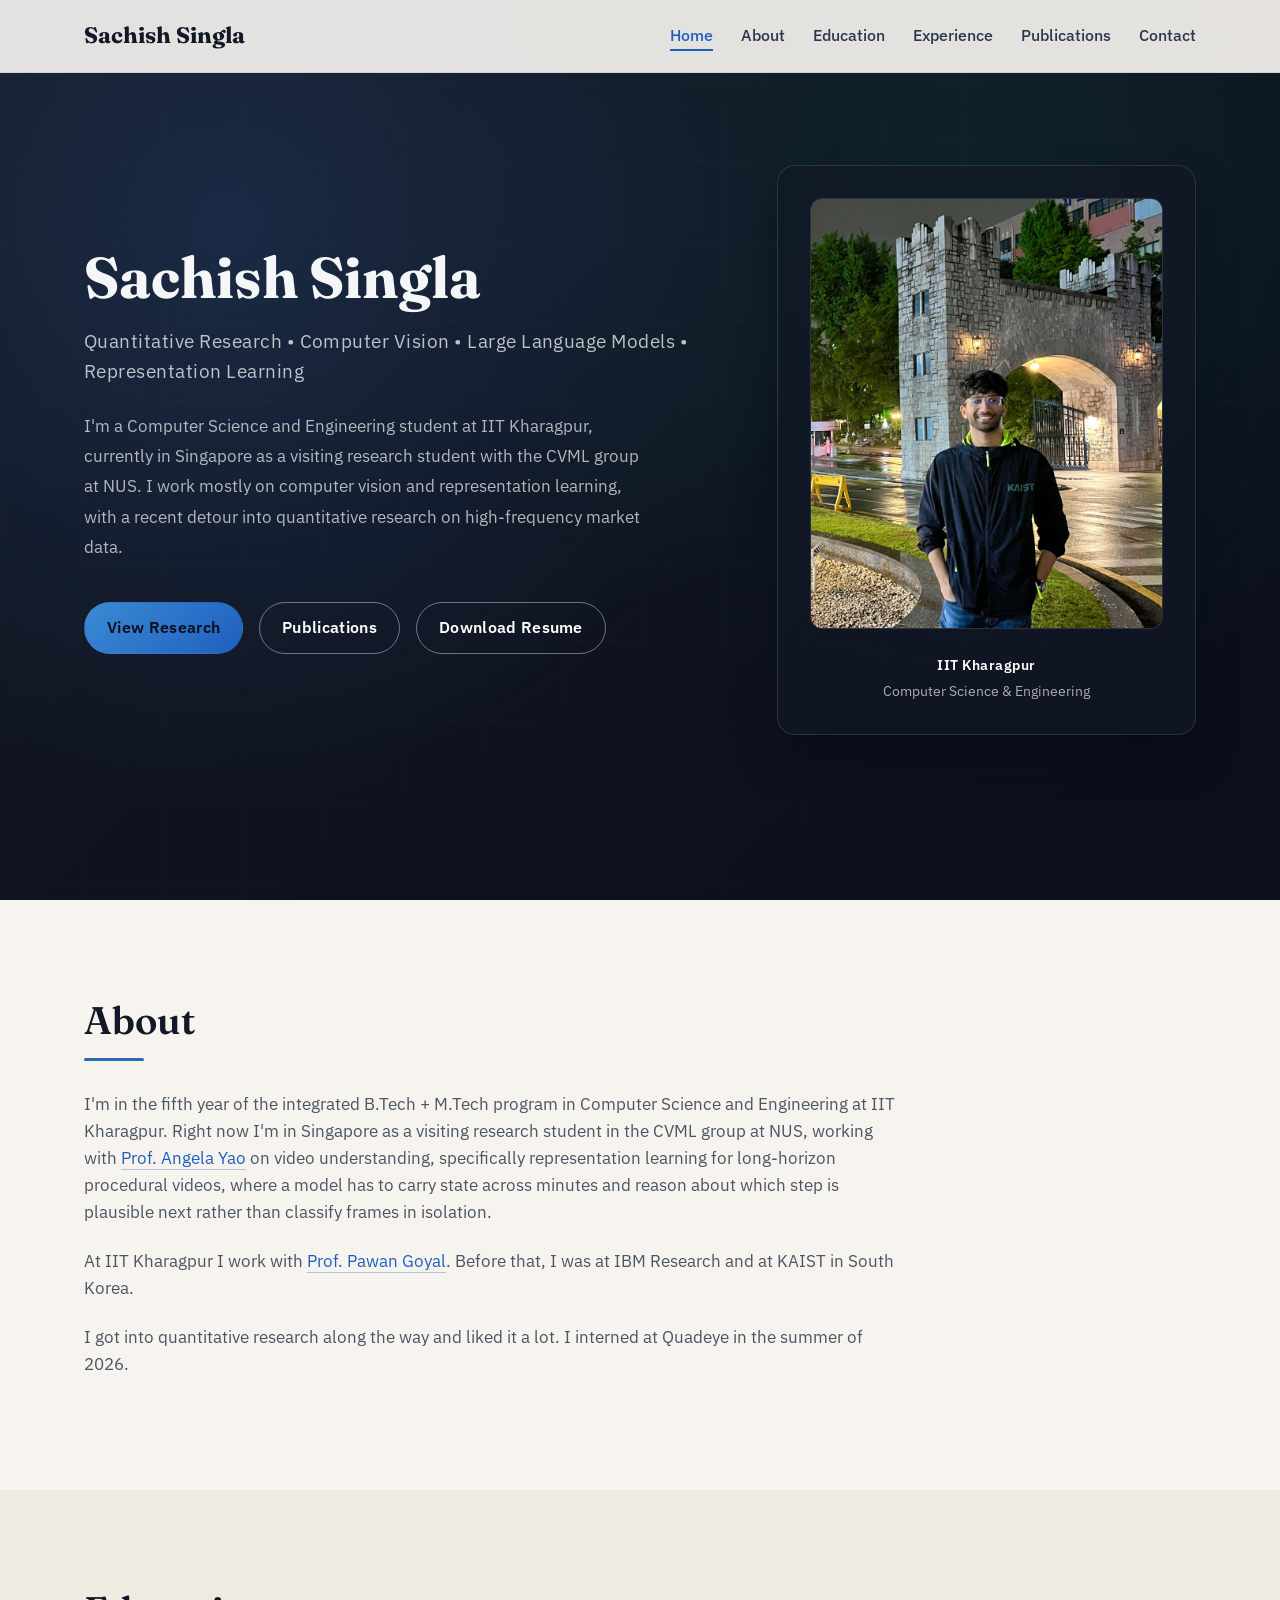
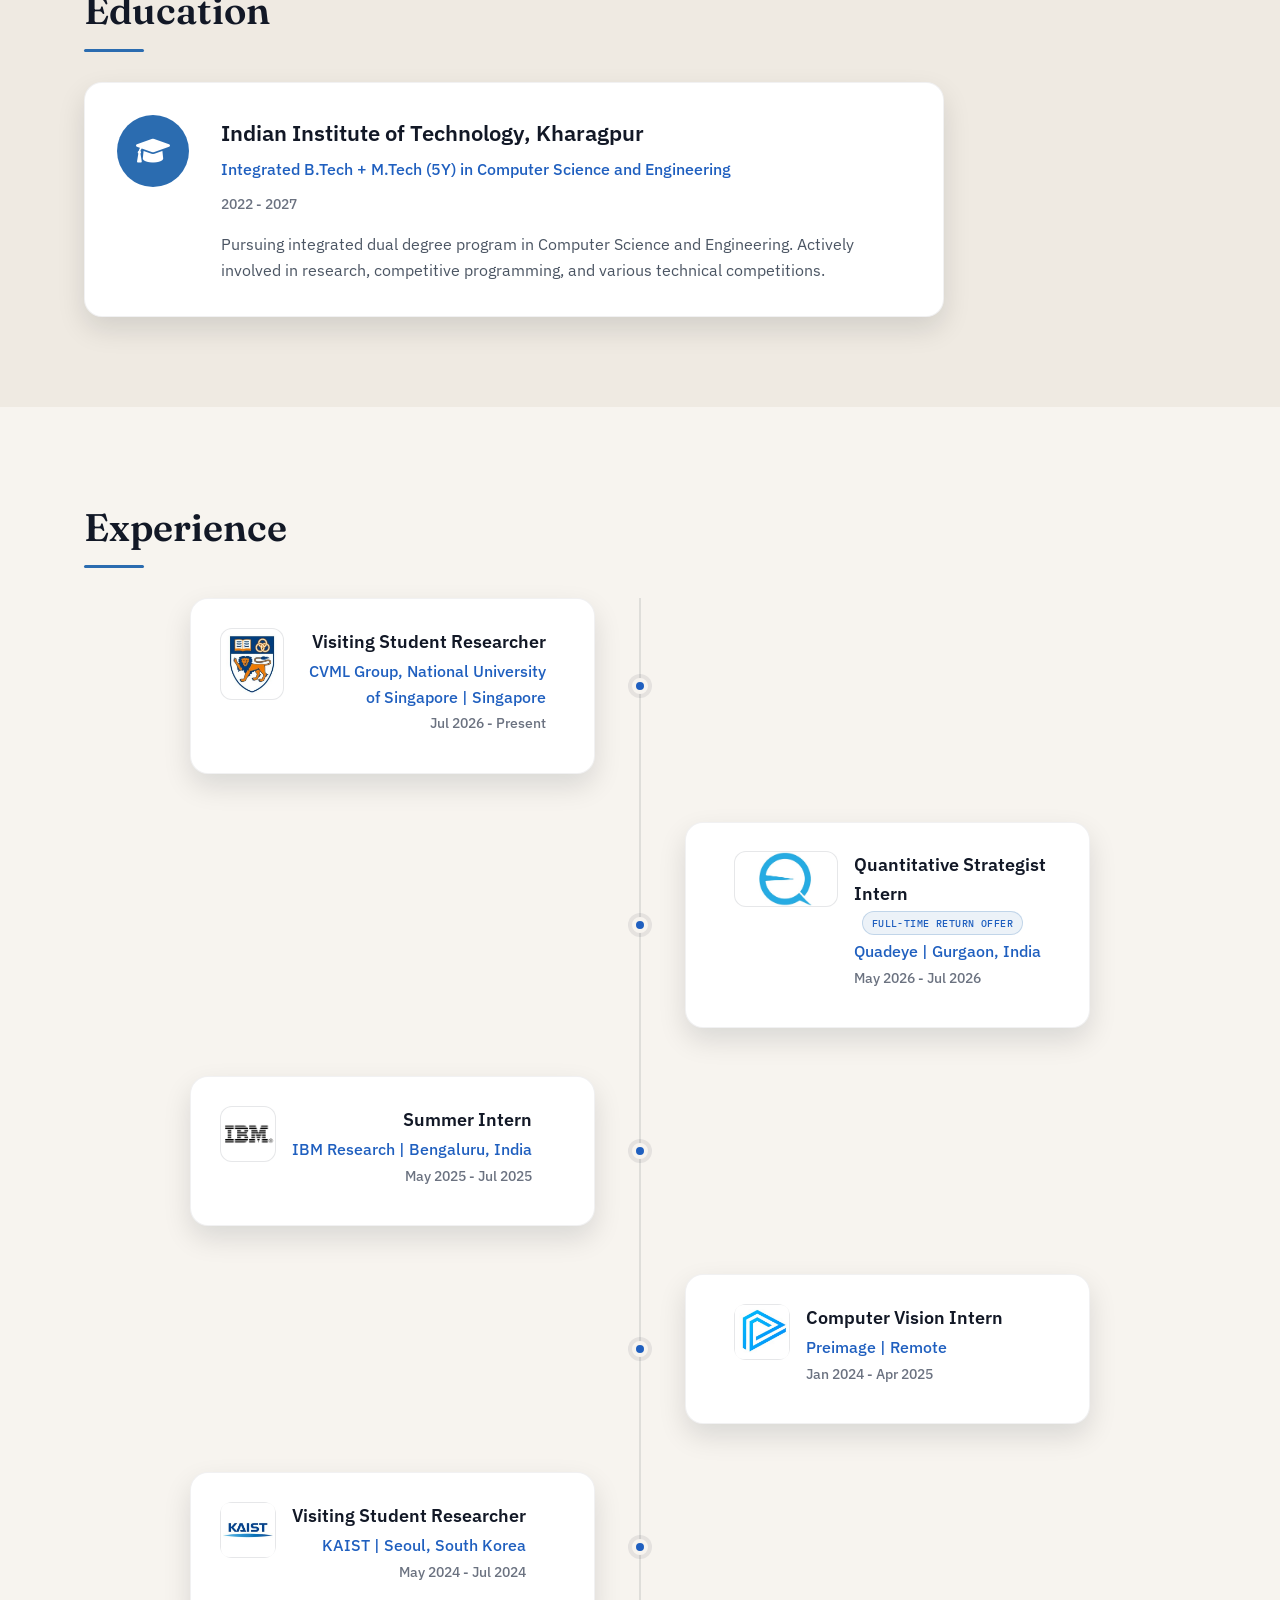
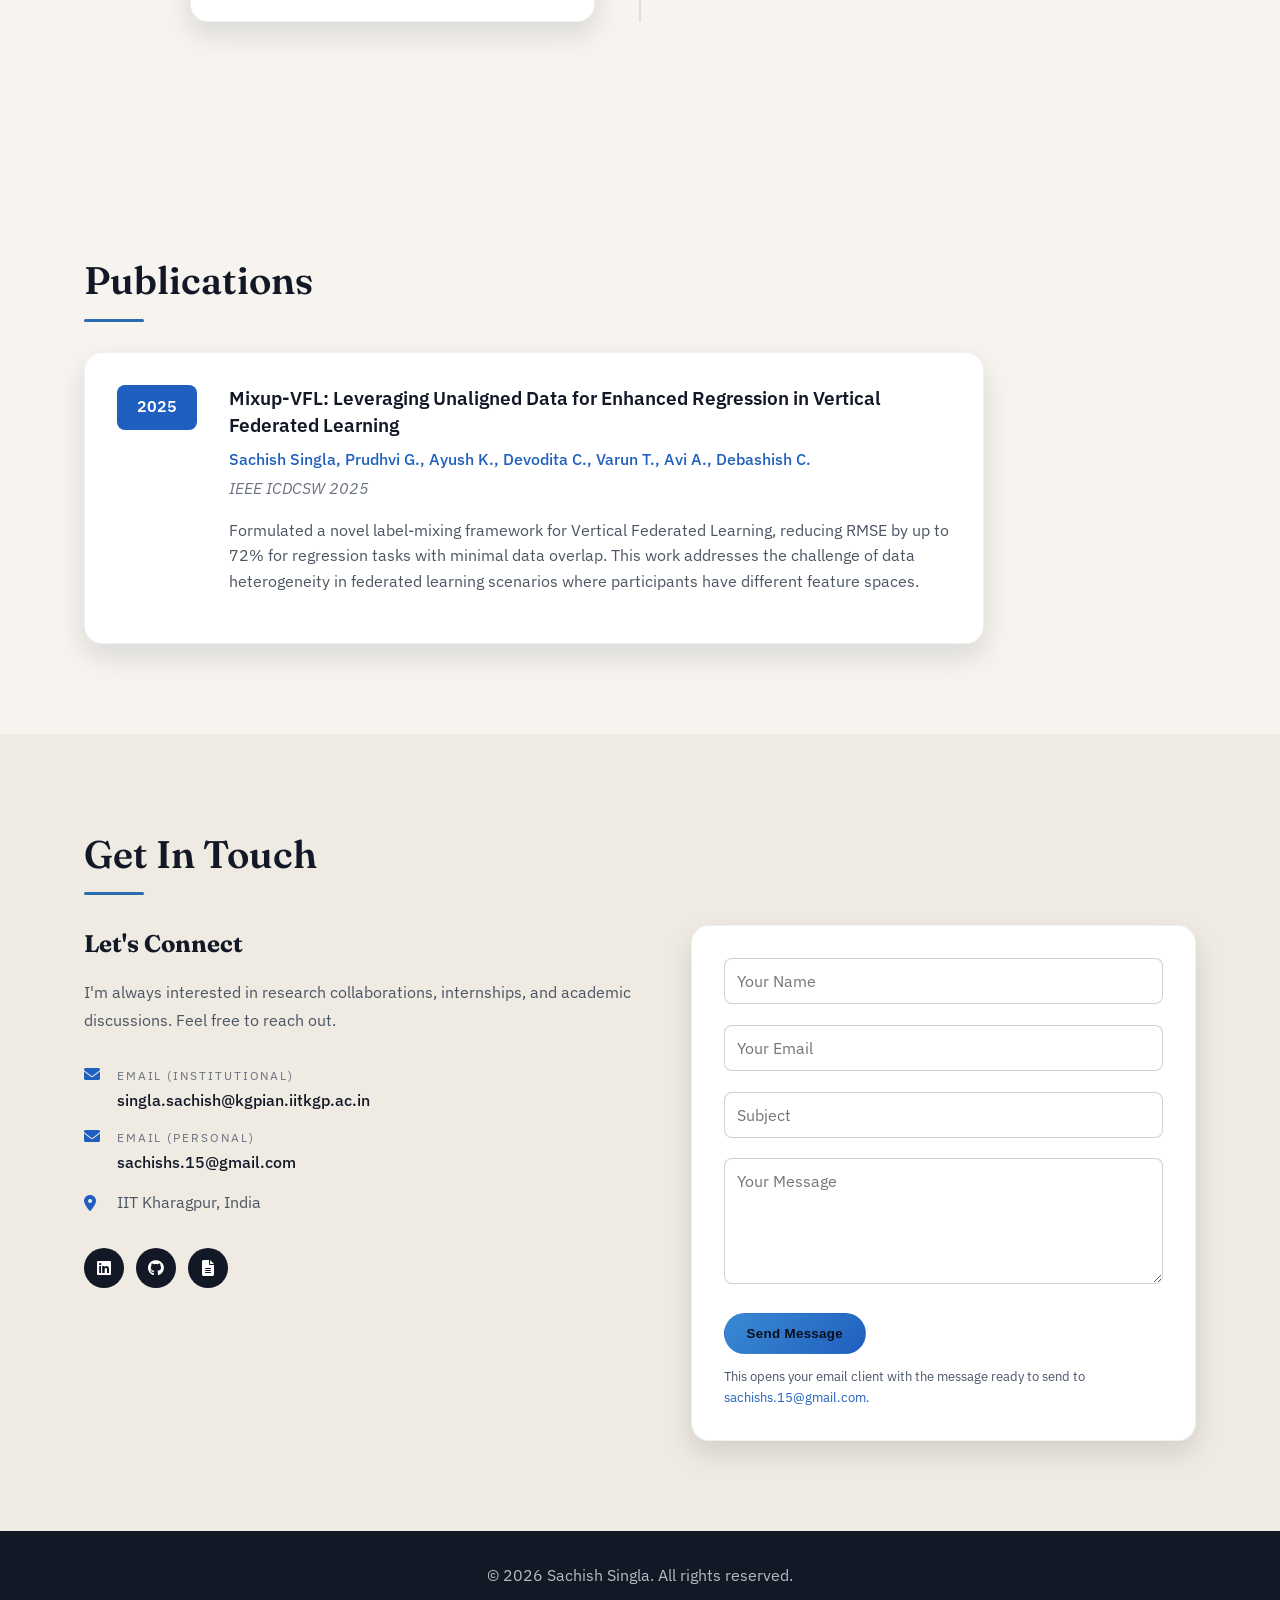
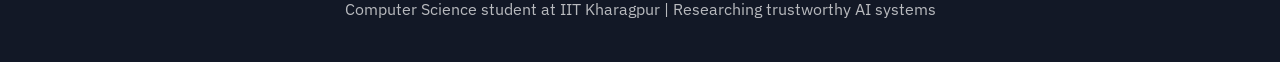
<file: index.html>
<!DOCTYPE html>
<html lang="en">
<head>
    <meta name="google-site-verification" content="QG2JALxJ4_Xh3qhXB8yGRCcHvg84Mn8aUVvEXE-YvlA" />
    <meta charset="UTF-8">
    <meta name="viewport" content="width=device-width, initial-scale=1.0">
    <title>Sachish Singla</title>
    <link rel="stylesheet" href="styles.css">
    <link href="https://cdnjs.cloudflare.com/ajax/libs/font-awesome/6.0.0/css/all.min.css" rel="stylesheet">
    <link href="https://fonts.googleapis.com/css2?family=Fraunces:opsz,wght@9..144,400;9..144,600;9..144,700&family=IBM+Plex+Sans:wght@300;400;500;600&family=IBM+Plex+Mono:wght@400;500&display=swap" rel="stylesheet">
</head>
<body>
    <!-- Navigation -->
    <nav class="navbar">
        <div class="nav-container">
            <div class="nav-logo">
                <a href="#home">Sachish Singla</a>
            </div>
            <ul class="nav-menu">
                <li class="nav-item">
                    <a href="#home" class="nav-link">Home</a>
                </li>
                <li class="nav-item">
                    <a href="#about" class="nav-link">About</a>
                </li>
                <li class="nav-item">
                    <a href="#education" class="nav-link">Education</a>
                </li>
                <li class="nav-item">
                    <a href="#experience" class="nav-link">Experience</a>
                </li>
                <!-- <li class="nav-item">
                    <a href="#projects" class="nav-link">Projects</a>
                </li> -->
                <li class="nav-item">
                    <a href="#publications" class="nav-link">Publications</a>
                </li>
                <li class="nav-item">
                    <a href="#contact" class="nav-link">Contact</a>
                </li>
            </ul>
            <div class="hamburger" aria-label="Open navigation" role="button" tabindex="0">
                <span class="bar"></span>
                <span class="bar"></span>
                <span class="bar"></span>
            </div>
        </div>
    </nav>

    <!-- Hero Section -->
    <section id="home" class="hero">
        <div class="hero-bg"></div>
        <div class="hero-container">
            <div class="hero-content">
                <h1 class="hero-title">
                    Sachish Singla
                </h1>
                <p class="hero-subtitle">
                    Quantitative Research • Computer Vision • Large Language Models • Representation Learning
                </p>
                <p class="hero-description">
                    I'm a Computer Science and Engineering student at IIT Kharagpur, currently in Singapore as a visiting research student with the CVML group at NUS. I work mostly on computer vision and representation learning, with a recent detour into quantitative research on high-frequency market data.
                </p>
                <div class="hero-buttons">
                    <a href="#experience" class="btn btn-primary">View Research</a>
                    <a href="#publications" class="btn btn-secondary">Publications</a>
                    <a href="https://drive.google.com/file/d/1hjbbDU81rKcm-Jeae5wnWVbkNle7W2_l/view?usp=sharing" class="btn btn-secondary" id="resume-link" target="_blank" rel="noopener noreferrer">Download Resume</a>
                </div>
            </div>
            <div class="hero-image">
                <div class="profile-card">
                    <div class="profile-image">
                        <img src="images/profile_pic.jpg" alt="Profile photo of Sachish Singla">
                    </div>
                    <div class="profile-meta">
                        <p class="meta-title">IIT Kharagpur</p>
                        <p class="meta-subtitle">Computer Science & Engineering</p>
                    </div>
                </div>
            </div>
        </div>
    </section>

    <!-- About Section -->
    <section id="about" class="about">
        <div class="container">
            <h2 class="section-title">About</h2>
            <div class="about-content">
                <div class="about-text">
                    <p>
                        I'm in the fifth year of the integrated B.Tech + M.Tech program in Computer Science and Engineering at IIT Kharagpur. Right now I'm in Singapore as a visiting research student in the CVML group at NUS, working with <a href="https://www.comp.nus.edu.sg/~ayao/" target="_blank" rel="noopener noreferrer">Prof. Angela Yao</a> on video understanding, specifically representation learning for long-horizon procedural videos, where a model has to carry state across minutes and reason about which step is plausible next rather than classify frames in isolation.
                    </p>
                    <p>
                        At IIT Kharagpur I work with <a href="https://cse.iitkgp.ac.in/~pawang/" target="_blank" rel="noopener noreferrer">Prof. Pawan Goyal</a>. Before that, I was at IBM Research and at KAIST in South Korea.
                    </p>
                    <p>
                        I got into quantitative research along the way and liked it a lot. I interned at Quadeye in the summer of 2026.
                    </p>
                </div>
            </div>
        </div>
    </section>

    <!-- Education Section -->
    <section id="education" class="education">
        <div class="container">
            <h2 class="section-title">Education</h2>
            <div class="education-content">
                <div class="education-item">
                    <div class="education-logo">
                        <i class="fas fa-graduation-cap"></i>
                    </div>
                    <div class="education-details">
                        <h3>Indian Institute of Technology, Kharagpur</h3>
                        <h4>Integrated B.Tech + M.Tech (5Y) in Computer Science and Engineering</h4>
                        <span class="education-date">2022 - 2027</span>
                        <p class="education-description">
                            Pursuing integrated dual degree program in Computer Science and Engineering. 
                            Actively involved in research, competitive programming, and various technical competitions.
                        </p>
                    </div>
                </div>
            </div>
        </div>
    </section>

    <!-- Experience Section -->
    <section id="experience" class="experience">
        <div class="container">
            <h2 class="section-title">Experience</h2>
            <div class="timeline">
                <div class="timeline-item">
                    <div class="timeline-marker"></div>
                    <div class="timeline-content">
                        <div class="timeline-header">
                            <div class="company-logo company-logo--tall">
                                <img src="images/NUS.jpg" alt="National University of Singapore logo" class="logo-image">
                            </div>
                            <div class="timeline-title">
                                <h3>Visiting Student Researcher</h3>
                                <h4>CVML Group, National University of Singapore | Singapore</h4>
                                <span class="timeline-date">Jul 2026 - Present</span>
                            </div>
                        </div>
                    </div>
                </div>
                <div class="timeline-item">
                    <div class="timeline-marker"></div>
                    <div class="timeline-content">
                        <div class="timeline-header">
                            <div class="company-logo company-logo--wide">
                                <img src="images/quadeye.jpg" alt="Quadeye logo" class="logo-image">
                            </div>
                            <div class="timeline-title">
                                <h3>Quantitative Strategist Intern <span class="timeline-badge">Full-Time Return Offer</span></h3>
                                <h4>Quadeye | Gurgaon, India</h4>
                                <span class="timeline-date">May 2026 - Jul 2026</span>
                            </div>
                        </div>
                    </div>
                </div>
                <div class="timeline-item">
                    <div class="timeline-marker"></div>
                    <div class="timeline-content">
                        <div class="timeline-header">
                            <div class="company-logo">
                                <img src="images/ibm.webp" alt="IBM Logo" class="logo-image">
                            </div>
                            <div class="timeline-title">
                                <h3>Summer Intern</h3>
                                <h4>IBM Research | Bengaluru, India</h4>
                                <span class="timeline-date">May 2025 - Jul 2025</span>
                            </div>
                        </div>
                    </div>
                </div>
                <div class="timeline-item">
                    <div class="timeline-marker"></div>
                    <div class="timeline-content">
                        <div class="timeline-header">
                            <div class="company-logo">
                                <img src="images/preimage.jpeg" alt="Preimage Logo" class="logo-image">
                            </div>
                            <div class="timeline-title">
                                <h3>Computer Vision Intern</h3>
                                <h4>Preimage | Remote</h4>
                                <span class="timeline-date">Jan 2024 - Apr 2025</span>
                            </div>
                        </div>
                    </div>
                </div>
                <div class="timeline-item">
                    <div class="timeline-marker"></div>
                    <div class="timeline-content">
                        <div class="timeline-header">
                            <div class="company-logo">
                                <img src="images/kaist.jpeg" alt="KAIST Logo" class="logo-image">
                            </div>
                            <div class="timeline-title">
                                <h3>Visiting Student Researcher</h3>
                                <h4>KAIST | Seoul, South Korea</h4>
                                <span class="timeline-date">May 2024 - Jul 2024</span>
                            </div>
                        </div>
                    </div>
                </div>
            </div>
        </div>
    </section>

    <!-- Projects section temporarily disabled
    Projects Section
    <section id="projects" class="projects">
        <div class="container">
            <h2 class="section-title">Featured Projects</h2>
            <div class="project-filters">
                <button class="filter-btn active" data-filter="all">All</button>
                <button class="filter-btn" data-filter="research">Research</button>
                <button class="filter-btn" data-filter="competition">Competitions</button>
                <button class="filter-btn" data-filter="web">Web</button>
            </div>
            <div class="projects-grid">
                <div class="project-card" data-category="research">
                    <div class="project-image">
                        <img src="images/ibm.webp" alt="IBM Logo" class="project-logo">
                    </div>
                    <div class="project-content">
                        <h3>IBM Research: Reasoning Dataset Curation & Benchmarking</h3>
                        <p>Built data curation workflow using FineMath, OpenWebMath, and Sangraha; automated Q&A pair generation for mathematical reasoning datasets; conducted empirical studies on test-time scaling behavior and performance trade-offs.</p>
                        <div class="project-tech">
                            <span class="tech-tag">Python</span>
                            <span class="tech-tag">LLMs</span>
                            <span class="tech-tag">Data Engineering</span>
                        </div>
                    </div>
                </div>
                <div class="project-card" data-category="research">
                    <div class="project-image">
                        <img src="images/preimage.jpeg" alt="Preimage Logo" class="project-logo">
                    </div>
                    <div class="project-content">
                        <h3>Preimage: 3D Segmentation & Scene Understanding</h3>
                        <p>Devised pipeline leveraging Grounded SAM and MaskClustering for 3D segmentation on 360° images; integrated multi-view correspondence with vision-language models to track scene evolution and generate detailed progress reports.</p>
                        <div class="project-tech">
                            <span class="tech-tag">Computer Vision</span>
                            <span class="tech-tag">Grounded SAM</span>
                            <span class="tech-tag">VLMs</span>
                        </div>
                    </div>
                </div>
                <div class="project-card" data-category="research">
                    <div class="project-image">
                        <img src="images/kaist.jpeg" alt="KAIST Logo" class="project-logo">
                    </div>
                    <div class="project-content">
                        <h3>KAIST: Reward-Prediction Representation Learning for RL</h3>
                        <p>Developed reward-prediction driven representation learning achieving up to 2x improvement in sample efficiency for RL tasks via LSTM-based temporal modeling; surveyed 40+ papers on action recognition and procedural understanding.</p>
                        <div class="project-tech">
                            <span class="tech-tag">Reinforcement Learning</span>
                            <span class="tech-tag">LSTM</span>
                            <span class="tech-tag">Representation Learning</span>
                        </div>
                    </div>
                </div>
                <div class="project-card" data-category="research">
                    <div class="project-image">
                        <i class="fas fa-brain"></i>
                    </div>
                    <div class="project-content">
                        <h3>Mixup-VFL: Vertical Federated Learning</h3>
                        <p>Formulated a novel label-mixing framework for Vertical Federated Learning, reducing RMSE by up to 72% for regression tasks with minimal data overlap. Published at IEEE ICDCSW 2025.</p>
                        <div class="project-tech">
                            <span class="tech-tag">Python</span>
                            <span class="tech-tag">PyTorch</span>
                            <span class="tech-tag">Federated Learning</span>
                        </div>
                    </div>
                </div>
                <div class="project-card" data-category="competition">
                    <div class="project-image">
                        <i class="fas fa-trophy"></i>
                    </div>
                    <div class="project-content">
                        <h3>Adobe Image Classification | Inter-IIT Gold</h3>
                        <p>Integrated EfficientNet-V2-S with Adversarial Training on Purification (ATOP) to classify low-resolution real and AI-generated images. Achieved 43.77% F1 score for artifact identification.</p>
                        <div class="project-tech">
                            <span class="tech-tag">PyTorch</span>
                            <span class="tech-tag">EfficientNet</span>
                            <span class="tech-tag">CLIP</span>
                        </div>
                        <div class="project-links">
                            <span class="project-badge"><i class="fas fa-trophy"></i> Inter-IIT Gold Medal</span>
                        </div>
                    </div>
                </div>
                <div class="project-card" data-category="competition">
                    <div class="project-image">
                        <i class="fas fa-tools"></i>
                    </div>
                    <div class="project-content">
                        <h3>DevRev Tooling | Inter-IIT Gold</h3>
                        <p>Built a dual-agent dataset generation pipeline via Self-Instruct framework to create 2,000+ query-output pairs for instruction finetuning. Achieved 87.79% JSON similarity on tool-augmented LLM tasks.</p>
                        <div class="project-tech">
                            <span class="tech-tag">Python</span>
                            <span class="tech-tag">DeepSeek</span>
                            <span class="tech-tag">Self-Instruct</span>
                        </div>
                        <div class="project-links">
                            <span class="project-badge"><i class="fas fa-trophy"></i> Inter-IIT Gold Medal</span>
                        </div>
                    </div>
                </div>
                <div class="project-card" data-category="web">
                    <div class="project-image">
                        <i class="fas fa-utensils"></i>
                    </div>
                    <div class="project-content">
                        <h3>Food Delivery Service Management</h3>
                        <p>Developed a MERN stack web application for food delivery platform with client-side interfaces, dynamic management dashboards, JWT authentication, and real-time order tracking.</p>
                        <div class="project-tech">
                            <span class="tech-tag">MongoDB</span>
                            <span class="tech-tag">Express</span>
                            <span class="tech-tag">React</span>
                            <span class="tech-tag">Node.js</span>
                        </div>
                    </div>
                </div>
                <div class="project-card" data-category="research">
                    <div class="project-image">
                        <i class="fas fa-network-wired"></i>
                    </div>
                    <div class="project-content">
                        <h3>Reliable Transport Protocol</h3>
                        <p>Implemented a custom reliable transport protocol over UDP with sliding window flow control for ordered and lossless packet delivery. Designed multi-threaded network system with shared memory.</p>
                        <div class="project-tech">
                            <span class="tech-tag">C</span>
                            <span class="tech-tag">UDP</span>
                            <span class="tech-tag">Networking</span>
                        </div>
                    </div>
                </div>
            </div>
        </div>
    </section>

    -->

    <!-- Publications Section -->
    <section id="publications" class="publications">
        <div class="container">
            <h2 class="section-title">Publications</h2>
            <div class="publications-list">
                <div class="publication-item">
                    <div class="publication-year">2025</div>
                    <div class="publication-content">
                        <h3>Mixup-VFL: Leveraging Unaligned Data for Enhanced Regression in Vertical Federated Learning</h3>
                        <p class="publication-authors">Sachish Singla, Prudhvi G., Ayush K., Devodita C., Varun T., Avi A., Debashish C.</p>
                        <p class="publication-venue">IEEE ICDCSW 2025</p>
                        <p class="publication-abstract">
                            Formulated a novel label-mixing framework for Vertical Federated Learning, reducing RMSE by up to 72% 
                            for regression tasks with minimal data overlap. This work addresses the challenge of data heterogeneity 
                            in federated learning scenarios where participants have different feature spaces.
                        </p>
                    </div>
                </div>
            </div>
        </div>
    </section>

    <!-- Contact Section -->
    <section id="contact" class="contact">
        <div class="container">
            <h2 class="section-title">Get In Touch</h2>
            <div class="contact-content">
                <div class="contact-info">
                    <h3>Let's Connect</h3>
                    <p>I'm always interested in research collaborations, internships, and academic discussions. Feel free to reach out.</p>
                    <div class="contact-details">
                        <div class="contact-item contact-item--stack">
                            <i class="fas fa-envelope"></i>
                            <div class="contact-text">
                                <span class="contact-label">Email (Institutional)</span>
                                <a class="contact-link" href="mailto:singla.sachish@kgpian.iitkgp.ac.in">singla.sachish@kgpian.iitkgp.ac.in</a>
                            </div>
                        </div>
                        <div class="contact-item contact-item--stack">
                            <i class="fas fa-envelope"></i>
                            <div class="contact-text">
                                <span class="contact-label">Email (Personal)</span>
                                <a class="contact-link" href="mailto:sachishs.15@gmail.com">sachishs.15@gmail.com</a>
                            </div>
                        </div>
                        <!-- <div class="contact-item contact-item--stack">
                            <i class="fab fa-linkedin"></i>
                            <div class="contact-text">
                                <span class="contact-label">LinkedIn</span>
                                <a class="contact-link" href="https://www.linkedin.com/in/sachish-singla/" target="_blank" rel="noopener noreferrer">linkedin.com/in/sachish-singla</a>
                            </div>
                        </div> -->
                        <div class="contact-item">
                            <i class="fas fa-map-marker-alt"></i>
                            <span>IIT Kharagpur, India</span>
                        </div>
                    </div>
                    <div class="social-links">
                        <a href="https://www.linkedin.com/in/sachish-singla/" class="social-link" aria-label="LinkedIn" target="_blank" rel="noopener noreferrer"><i class="fab fa-linkedin"></i></a>
                        <a href="https://github.com/sachishs-15" class="social-link" aria-label="GitHub" target="_blank" rel="noopener noreferrer"><i class="fab fa-github"></i></a>
                        <a href="https://drive.google.com/file/d/1hjbbDU81rKcm-Jeae5wnWVbkNle7W2_l/view?usp=sharing" class="social-link" aria-label="Resume" target="_blank" rel="noopener noreferrer"><i class="fas fa-file-alt"></i></a>
                    </div>
                </div>
                <form class="contact-form">
                    <div class="form-group">
                        <input type="text" id="name" name="name" placeholder="Your Name" required>
                    </div>
                    <div class="form-group">
                        <input type="email" id="email" name="email" placeholder="Your Email" required>
                    </div>
                    <div class="form-group">
                        <input type="text" id="subject" name="subject" placeholder="Subject" required>
                    </div>
                    <div class="form-group">
                        <textarea id="message" name="message" placeholder="Your Message" rows="5" required></textarea>
                    </div>
                    <button type="submit" class="btn btn-primary">Send Message</button>
                    <p class="form-status" role="status" aria-live="polite"></p>
                    <p class="form-note">This opens your email client with the message ready to send to <a href="mailto:sachishs.15@gmail.com">sachishs.15@gmail.com</a>.</p>
                </form>
            </div>
        </div>
    </section>

    <!-- Footer -->
    <footer class="footer">
        <div class="container">
            <div class="footer-content">
                <p>&copy; 2026 Sachish Singla. All rights reserved.</p>
                <p>Computer Science student at IIT Kharagpur | Researching trustworthy AI systems</p>
            </div>
        </div>
    </footer>

    <script src="script.js"></script>
</body>
</html>
</file>
<file: styles.css>
:root {
    --ink-950: #0b0f1a;
    --ink-900: #121826;
    --ink-800: #1a2336;
    --ink-700: #2b364f;
    --slate-600: #4b5563;
    --slate-500: #6b7280;
    --slate-300: #cbd5e1;
    --paper-100: #f7f4ef;
    --paper-200: #efeae2;
    --accent-600: #1f5fbf;
    --accent-500: #2b6cb0;
    --accent-400: #3a8ad3;
    --teal-500: #0f766e;
    --shadow-soft: 0 12px 28px rgba(12, 18, 28, 0.12);
    --shadow-hover: 0 18px 40px rgba(12, 18, 28, 0.18);
    --radius-lg: 18px;
    --radius-md: 12px;
    --radius-sm: 8px;
}

* {
    margin: 0;
    padding: 0;
    box-sizing: border-box;
}

html {
    scroll-behavior: smooth;
}

body {
    font-family: "IBM Plex Sans", sans-serif;
    line-height: 1.6;
    color: var(--ink-900);
    background: var(--paper-100);
}

img {
    max-width: 100%;
    display: block;
}

.container {
    max-width: 1160px;
    margin: 0 auto;
    padding: 0 24px;
}

/* Navigation */
.navbar {
    position: fixed;
    top: 0;
    width: 100%;
    background: rgba(247, 244, 239, 0.92);
    backdrop-filter: blur(10px);
    z-index: 1000;
    transition: all 0.3s ease;
    border-bottom: 1px solid rgba(18, 24, 38, 0.08);
}

.nav-container {
    max-width: 1160px;
    margin: 0 auto;
    padding: 0 24px;
    display: flex;
    justify-content: space-between;
    align-items: center;
    height: 72px;
}

.nav-logo a {
    font-family: "Fraunces", serif;
    font-size: 1.4rem;
    font-weight: 700;
    color: var(--ink-900);
    text-decoration: none;
}

.nav-menu {
    display: flex;
    list-style: none;
    gap: 1.75rem;
}

.nav-link {
    text-decoration: none;
    color: var(--ink-700);
    font-weight: 500;
    transition: color 0.3s ease;
    position: relative;
}

.nav-link:hover,
.nav-link.active {
    color: var(--accent-600);
}

.nav-link::after {
    content: '';
    position: absolute;
    bottom: -6px;
    left: 0;
    width: 0;
    height: 2px;
    background: var(--accent-600);
    transition: width 0.3s ease;
}

.nav-link:hover::after,
.nav-link.active::after {
    width: 100%;
}

.hamburger {
    display: none;
    flex-direction: column;
    cursor: pointer;
}

.bar {
    width: 26px;
    height: 2px;
    background: var(--ink-900);
    margin: 4px 0;
    transition: 0.3s;
}

/* Hero */
.hero {
    min-height: 100vh;
    display: flex;
    align-items: center;
    position: relative;
    padding-top: 90px;
    overflow: hidden;
    background: var(--ink-950);
    color: #f5f6f7;
    isolation: isolate;
}

.hero-bg {
    position: absolute;
    inset: 0;
    background:
        radial-gradient(circle at 18% 25%, rgba(63, 130, 220, 0.22), transparent 48%),
        radial-gradient(circle at 75% 20%, rgba(15, 118, 110, 0.18), transparent 45%),
        linear-gradient(135deg, rgba(255, 255, 255, 0.04), rgba(255, 255, 255, 0));
    opacity: 0.9;
    z-index: 0;
}

.hero::after {
    content: '';
    position: absolute;
    inset: 0;
    background-image: linear-gradient(rgba(255, 255, 255, 0.06) 1px, transparent 1px),
        linear-gradient(90deg, rgba(255, 255, 255, 0.06) 1px, transparent 1px);
    background-size: 80px 80px;
    opacity: 0.15;
    z-index: 0;
    pointer-events: none;
}

.hero-container {
    max-width: 1160px;
    margin: 0 auto;
    padding: 0 24px;
    display: grid;
    grid-template-columns: 1.2fr 0.8fr;
    gap: 4rem;
    align-items: center;
    position: relative;
    z-index: 1;
}

.hero-kicker {
    font-family: "IBM Plex Mono", monospace;
    text-transform: uppercase;
    letter-spacing: 0.2rem;
    font-size: 0.75rem;
    color: rgba(255, 255, 255, 0.6);
    margin-bottom: 1rem;
}

.hero-title {
    font-family: "Fraunces", serif;
    font-size: 3.6rem;
    font-weight: 700;
    margin-bottom: 1rem;
    line-height: 1.1;
}

.hero-subtitle {
    font-size: 1.2rem;
    color: rgba(255, 255, 255, 0.72);
    margin-bottom: 1.5rem;
    letter-spacing: 0.03rem;
}

.tech-tags {
    display: flex;
    gap: 0.75rem;
    margin-bottom: 2rem;
    flex-wrap: wrap;
}

.hero .tech-tag {
    background: rgba(255, 255, 255, 0.08);
    color: #e8f1ff;
    padding: 0.45rem 0.9rem;
    border-radius: 999px;
    font-size: 0.85rem;
    border: 1px solid rgba(255, 255, 255, 0.18);
}

.hero-description {
    font-size: 1.05rem;
    margin-bottom: 2.5rem;
    color: rgba(255, 255, 255, 0.68);
    line-height: 1.8;
    max-width: 560px;
}

.hero-buttons {
    display: flex;
    gap: 1rem;
    flex-wrap: wrap;
}

.btn {
    padding: 12px 22px;
    border-radius: 999px;
    text-decoration: none;
    font-weight: 600;
    transition: all 0.3s ease;
    display: inline-flex;
    align-items: center;
    justify-content: center;
    border: 1px solid transparent;
    letter-spacing: 0.02rem;
}

.btn-primary {
    background: linear-gradient(135deg, var(--accent-400), var(--accent-600));
    color: #0b0f1a;
}

.btn-primary:hover {
    transform: translateY(-2px);
    box-shadow: 0 12px 30px rgba(43, 108, 176, 0.35);
}

.btn-secondary {
    background: transparent;
    color: #ffffff;
    border-color: rgba(255, 255, 255, 0.4);
}

.btn-secondary:hover {
    background: rgba(255, 255, 255, 0.12);
    transform: translateY(-2px);
}

.profile-card {
    background: rgba(18, 24, 38, 0.7);
    border-radius: var(--radius-lg);
    padding: 2rem;
    text-align: center;
    border: 1px solid rgba(255, 255, 255, 0.12);
    box-shadow: 0 24px 40px rgba(5, 10, 20, 0.45);
}

.profile-image {
    border-radius: var(--radius-md);
    overflow: hidden;
    margin-bottom: 1.5rem;
    border: 1px solid rgba(255, 255, 255, 0.12);
}

.profile-image img {
    width: 100%;
    height: auto;
    object-fit: cover;
}

.profile-meta {
    display: flex;
    flex-direction: column;
    gap: 0.2rem;
    color: rgba(255, 255, 255, 0.65);
    font-size: 0.9rem;
}

.profile-meta .meta-title {
    color: #ffffff;
    font-weight: 600;
    letter-spacing: 0.03rem;
}

/* Section Styles */
section {
    padding: 90px 0;
}

.section-title {
    font-family: "Fraunces", serif;
    font-size: 2.4rem;
    font-weight: 600;
    margin-bottom: 2.5rem;
    color: var(--ink-900);
    position: relative;
}

.section-title::after {
    content: '';
    position: absolute;
    bottom: -10px;
    left: 0;
    width: 60px;
    height: 3px;
    background: var(--accent-500);
    border-radius: 2px;
}

/* About */
.about {
    background: var(--paper-100);
}

.about-content {
    max-width: 820px;
}

.about-text p {
    font-size: 1.05rem;
    margin-bottom: 1.4rem;
    color: var(--slate-600);
}

.about-highlights {
    display: grid;
    grid-template-columns: repeat(3, minmax(0, 1fr));
    gap: 1rem;
    margin-top: 2rem;
}

.highlight-card {
    background: #ffffff;
    border-radius: var(--radius-md);
    padding: 1rem 1.2rem;
    box-shadow: var(--shadow-soft);
    border: 1px solid rgba(18, 24, 38, 0.06);
}

.highlight-label {
    display: block;
    font-size: 0.75rem;
    text-transform: uppercase;
    letter-spacing: 0.12rem;
    color: var(--slate-500);
    margin-bottom: 0.4rem;
}

.highlight-value {
    font-weight: 600;
    color: var(--ink-900);
}

.skills h3 {
    font-family: "Fraunces", serif;
    font-size: 1.5rem;
    margin-bottom: 1.5rem;
    color: var(--ink-900);
}

.skills-grid {
    display: grid;
    grid-template-columns: repeat(2, 1fr);
    gap: 1rem;
}

.skill-item {
    display: flex;
    align-items: center;
    gap: 0.75rem;
    padding: 0.85rem 1rem;
    background: #ffffff;
    border-radius: var(--radius-sm);
    border: 1px solid rgba(18, 24, 38, 0.08);
    box-shadow: var(--shadow-soft);
    transition: transform 0.3s ease;
}

.skill-item:hover {
    transform: translateY(-3px);
}

.skill-item i {
    font-size: 1.2rem;
    color: var(--accent-500);
}

/* Education */
.education {
    background: var(--paper-200);
}

.education-content {
    max-width: 860px;
}

.education-item {
    display: flex;
    gap: 2rem;
    padding: 2rem;
    background: #ffffff;
    border-radius: var(--radius-lg);
    box-shadow: var(--shadow-soft);
    border: 1px solid rgba(18, 24, 38, 0.06);
}

.education-logo {
    background: var(--accent-500);
    color: white;
    width: 72px;
    height: 72px;
    border-radius: 50%;
    display: flex;
    align-items: center;
    justify-content: center;
    font-size: 1.7rem;
    flex-shrink: 0;
}

.education-details h3 {
    font-size: 1.4rem;
    font-weight: 600;
    color: var(--ink-900);
    margin-bottom: 0.4rem;
}

.education-details h4 {
    color: var(--accent-600);
    font-weight: 500;
    margin-bottom: 0.5rem;
}

.education-date {
    color: var(--slate-500);
    font-weight: 500;
    font-size: 0.9rem;
}

.education-cgpa {
    color: var(--teal-500);
    font-weight: 600;
    margin: 0.5rem 0;
}

.education-description {
    color: var(--slate-600);
    line-height: 1.6;
    margin-top: 1rem;
}

/* Experience */
.experience {
    background: var(--paper-100);
}

.timeline {
    position: relative;
    max-width: 900px;
    margin: 0 auto;
}

.timeline::before {
    content: '';
    position: absolute;
    left: 50%;
    top: 0;
    bottom: 0;
    width: 1px;
    background: rgba(18, 24, 38, 0.2);
    transform: translateX(-50%);
}

.timeline-item {
    position: relative;
    margin-bottom: 3rem;
    display: flex;
    align-items: center;
}

.timeline-item:nth-child(odd) .timeline-content {
    margin-right: auto;
    margin-left: 0;
    text-align: right;
    padding-right: 3rem;
}

.timeline-item:nth-child(even) .timeline-content {
    margin-left: auto;
    margin-right: 0;
    text-align: left;
    padding-left: 3rem;
}

.timeline-marker {
    position: absolute;
    left: 50%;
    transform: translateX(-50%);
    width: 16px;
    height: 16px;
    background: var(--accent-600);
    border-radius: 50%;
    border: 4px solid var(--paper-100);
    box-shadow: 0 0 0 4px rgba(18, 24, 38, 0.08);
    z-index: 1;
}

.timeline-content {
    background: #ffffff;
    padding: 1.8rem;
    border-radius: var(--radius-lg);
    box-shadow: var(--shadow-soft);
    width: 45%;
    position: relative;
    border: 1px solid rgba(18, 24, 38, 0.06);
}

.timeline-header {
    display: flex;
    align-items: center;
    gap: 1rem;
    margin-bottom: 0.5rem;
}

.company-logo {
    width: 56px;
    height: 56px;
    background: #ffffff;
    border-radius: var(--radius-md);
    display: flex;
    align-items: center;
    justify-content: center;
    border: 1px solid rgba(18, 24, 38, 0.1);
    flex-shrink: 0;
}

.logo-image {
    width: 100%;
    height: 100%;
    object-fit: contain;
    border-radius: 8px;
}

.timeline-title h3 {
    font-size: 1.1rem;
    font-weight: 600;
    color: var(--ink-900);
}

.timeline-title h4 {
    color: var(--accent-600);
    font-weight: 500;
    margin-top: 0.2rem;
}

.timeline-date {
    color: var(--slate-500);
    font-size: 0.9rem;
    font-weight: 500;
}

/* Projects */
.projects {
    background: var(--paper-200);
}

.project-filters {
    display: flex;
    gap: 0.75rem;
    margin-bottom: 2.5rem;
    flex-wrap: wrap;
}

.filter-btn {
    padding: 8px 16px;
    border: 1px solid rgba(18, 24, 38, 0.2);
    background: transparent;
    color: var(--slate-600);
    border-radius: 999px;
    cursor: pointer;
    transition: all 0.3s ease;
    font-weight: 500;
}

.filter-btn.active,
.filter-btn:hover {
    background: var(--accent-600);
    color: #ffffff;
    border-color: var(--accent-600);
}

.projects-grid {
    display: grid;
    grid-template-columns: repeat(auto-fit, minmax(290px, 1fr));
    gap: 2rem;
}

.project-card {
    background: #ffffff;
    border-radius: var(--radius-lg);
    overflow: hidden;
    box-shadow: var(--shadow-soft);
    transition: all 0.3s ease;
    border: 1px solid rgba(18, 24, 38, 0.06);
}

.project-card:hover {
    transform: translateY(-6px);
    box-shadow: var(--shadow-hover);
}

.project-image {
    height: 180px;
    background: var(--ink-900);
    display: flex;
    align-items: center;
    justify-content: center;
    font-size: 2.5rem;
    color: #ffffff;
}

.project-logo {
    display: block;
    max-width: 65%;
    max-height: 65%;
    width: auto;
    height: auto;
    object-fit: contain;
}

.project-content {
    padding: 1.6rem;
}

.project-content h3 {
    font-size: 1.15rem;
    font-weight: 600;
    margin-bottom: 0.75rem;
    color: var(--ink-900);
}

.project-content p {
    color: var(--slate-600);
    margin-bottom: 1rem;
    line-height: 1.6;
}

.project-tech {
    display: flex;
    flex-wrap: wrap;
    gap: 0.5rem;
    margin-bottom: 1rem;
}

.project-tech .tech-tag {
    background: rgba(43, 108, 176, 0.08);
    color: var(--accent-600);
    padding: 4px 10px;
    border-radius: 999px;
    font-size: 0.75rem;
    font-weight: 500;
}

.project-links {
    display: flex;
    gap: 1rem;
}

.project-link {
    color: var(--accent-600);
    text-decoration: none;
    font-weight: 500;
    display: inline-flex;
    align-items: center;
    gap: 0.35rem;
    transition: color 0.3s ease;
}

.project-link:hover {
    color: var(--accent-400);
}

/* Publications */
.publications {
    background: var(--paper-100);
}

.publications-list {
    max-width: 900px;
}

.publication-item {
    display: flex;
    gap: 2rem;
    padding: 2rem;
    background: #ffffff;
    border-radius: var(--radius-lg);
    box-shadow: var(--shadow-soft);
    border: 1px solid rgba(18, 24, 38, 0.06);
}

.publication-year {
    background: var(--accent-600);
    color: white;
    padding: 0.6rem 1rem;
    border-radius: var(--radius-sm);
    font-weight: 600;
    height: fit-content;
    min-width: 80px;
    text-align: center;
}

.publication-content h3 {
    font-size: 1.2rem;
    font-weight: 600;
    color: var(--ink-900);
    margin-bottom: 0.5rem;
    line-height: 1.4;
}

.publication-authors {
    color: var(--accent-600);
    font-weight: 500;
    margin-bottom: 0.25rem;
}

.publication-venue {
    color: var(--slate-500);
    font-style: italic;
    margin-bottom: 1rem;
}

.publication-abstract {
    color: var(--slate-600);
    line-height: 1.6;
    margin-bottom: 1rem;
}

.publication-links {
    display: flex;
    gap: 1rem;
    flex-wrap: wrap;
}

.publication-link {
    color: var(--accent-600);
    text-decoration: none;
    font-weight: 500;
    display: inline-flex;
    align-items: center;
    gap: 0.35rem;
    transition: color 0.3s ease;
}

.publication-link:hover {
    color: var(--accent-400);
}

/* Contact */
.contact {
    background: var(--paper-200);
}

.contact-content {
    display: grid;
    grid-template-columns: 1.05fr 0.95fr;
    gap: 3rem;
    align-items: start;
}

.contact-info h3 {
    font-family: "Fraunces", serif;
    font-size: 1.5rem;
    margin-bottom: 1rem;
    color: var(--ink-900);
}

.contact-info p {
    color: var(--slate-600);
    margin-bottom: 2rem;
    line-height: 1.7;
}

.contact-details {
    margin-bottom: 2rem;
}

.contact-item {
    display: flex;
    align-items: center;
    gap: 0.8rem;
    margin-bottom: 0.9rem;
    color: var(--slate-600);
}

.contact-item i {
    color: var(--accent-600);
    width: 20px;
}

.contact-item--stack {
    align-items: flex-start;
}

.contact-text {
    display: flex;
    flex-direction: column;
    gap: 0.2rem;
}

.contact-label {
    font-size: 0.75rem;
    text-transform: uppercase;
    letter-spacing: 0.12rem;
    color: var(--slate-500);
}

.contact-link {
    color: var(--ink-900);
    text-decoration: none;
    font-weight: 500;
}

.contact-link:hover {
    color: var(--accent-600);
}

.social-links {
    display: flex;
    gap: 0.75rem;
}

.social-link {
    display: flex;
    align-items: center;
    justify-content: center;
    width: 40px;
    height: 40px;
    background: var(--ink-900);
    color: white;
    border-radius: 50%;
    text-decoration: none;
    transition: all 0.3s ease;
}

.social-link:hover {
    background: var(--accent-600);
    transform: translateY(-2px);
}

.contact-form {
    background: #ffffff;
    padding: 2rem;
    border-radius: var(--radius-lg);
    box-shadow: var(--shadow-soft);
    border: 1px solid rgba(18, 24, 38, 0.06);
}

.form-group {
    margin-bottom: 1.3rem;
}

.form-group input,
.form-group textarea {
    width: 100%;
    padding: 12px;
    border: 1px solid rgba(18, 24, 38, 0.2);
    border-radius: var(--radius-sm);
    font-family: inherit;
    font-size: 1rem;
    transition: border-color 0.3s ease, box-shadow 0.3s ease;
}

.form-group input:focus,
.form-group textarea:focus {
    outline: none;
    border-color: var(--accent-600);
    box-shadow: 0 0 0 3px rgba(43, 108, 176, 0.15);
}

.form-group textarea {
    resize: vertical;
    min-height: 120px;
}

/* Footer */
.footer {
    background: var(--ink-900);
    color: #f5f5f5;
    text-align: center;
    padding: 2rem 0;
}

.footer-content p {
    margin-bottom: 0.5rem;
    color: rgba(255, 255, 255, 0.7);
}

/* Responsive */
@media (max-width: 980px) {
    .hero-container {
        grid-template-columns: 1fr;
        text-align: left;
    }

    .hero-image {
        max-width: 420px;
    }

    .about-content,
    .contact-content {
        grid-template-columns: 1fr;
    }

    .about-highlights {
        grid-template-columns: repeat(2, minmax(0, 1fr));
    }
}

@media (max-width: 768px) {
    .hamburger {
        display: flex;
    }

    .nav-menu {
        position: fixed;
        left: -100%;
        top: 72px;
        flex-direction: column;
        background-color: var(--paper-100);
        width: 100%;
        text-align: center;
        transition: 0.3s;
        padding: 2rem 0;
        border-bottom: 1px solid rgba(18, 24, 38, 0.08);
    }

    .nav-menu.active {
        left: 0;
    }

    .nav-menu li {
        margin: 1rem 0;
    }

    .hero-title {
        font-size: 2.6rem;
    }

    .timeline::before {
        left: 18px;
    }

    .timeline-item {
        flex-direction: column;
        align-items: flex-start;
    }

    .timeline-item:nth-child(odd) .timeline-content,
    .timeline-item:nth-child(even) .timeline-content {
        margin-left: 2.5rem;
        margin-right: 0;
        text-align: left;
        padding-left: 0;
        padding-right: 0;
        width: calc(100% - 2.5rem);
    }

    .timeline-marker {
        left: 18px;
        transform: translateX(-50%);
    }

    .publication-item {
        flex-direction: column;
        gap: 1rem;
    }
}

@media (max-width: 560px) {
    .hero-buttons {
        flex-direction: column;
        align-items: flex-start;
    }

    .btn {
        width: 100%;
    }

    .about-highlights {
        grid-template-columns: 1fr;
    }
}

/* Animations */
@keyframes fadeInUp {
    from {
        opacity: 0;
        transform: translateY(20px);
    }
    to {
        opacity: 1;
        transform: translateY(0);
    }
}

.fade-in-up {
    animation: fadeInUp 0.6s ease-out;
}

@media (prefers-reduced-motion: no-preference) {
    html {
        scroll-behavior: smooth;
    }
}


/* --- Timeline badge & description --- */
.timeline-badge {
    display: inline-block;
    margin-left: 0.5rem;
    padding: 0.15rem 0.55rem;
    font-family: 'IBM Plex Mono', monospace;
    font-size: 0.65rem;
    font-weight: 500;
    letter-spacing: 0.04em;
    text-transform: uppercase;
    color: var(--accent-600);
    background: rgba(43, 108, 176, 0.09);
    border: 1px solid rgba(43, 108, 176, 0.22);
    border-radius: 999px;
    vertical-align: middle;
    white-space: nowrap;
}

.timeline-description {
    margin-top: 0.65rem;
    font-size: 0.95rem;
    line-height: 1.65;
    color: var(--ink-600, #4a5568);
}

.company-logo i {
    font-size: 1.4rem;
    color: var(--accent-600);
}

/* --- Static achievement badge on project cards --- */
.project-badge {
    display: inline-flex;
    align-items: center;
    gap: 0.4rem;
    margin-top: 1rem;
    padding: 0.3rem 0.7rem;
    font-size: 0.8rem;
    font-weight: 500;
    color: #8a6d1f;
    background: rgba(212, 175, 55, 0.12);
    border: 1px solid rgba(212, 175, 55, 0.35);
    border-radius: 999px;
}

/* --- Contact form helper text & status --- */
.form-note {
    margin-top: 0.85rem;
    font-size: 0.82rem;
    line-height: 1.55;
    color: var(--ink-600, #4a5568);
}

.form-note a {
    color: var(--accent-600);
    text-decoration: none;
}

.form-note a:hover {
    text-decoration: underline;
}

.form-status {
    margin-top: 0.6rem;
    font-size: 0.85rem;
    color: var(--accent-600);
    opacity: 0;
    transition: opacity 0.25s ease;
}

.form-status--visible {
    opacity: 1;
}

.form-status--error {
    color: #c53030;
}

.timeline-header {
    align-items: flex-start;
}

.company-logo {
    align-self: flex-start;
}


/* Logo boxes sized for wordmark / portrait lockups */
.company-logo--wide {
    width: 104px;
    padding: 0 6px;
}

.company-logo--tall {
    width: 64px;
    height: 72px;
    padding: 4px;
}


/* Inline links in body copy */
.about-text a {
    color: var(--accent-600);
    text-decoration: none;
    border-bottom: 1px solid rgba(43, 108, 176, 0.35);
    transition: color 0.25s ease, border-color 0.25s ease;
}

.about-text a:hover {
    color: var(--accent-400);
    border-bottom-color: currentColor;
}
</file>
